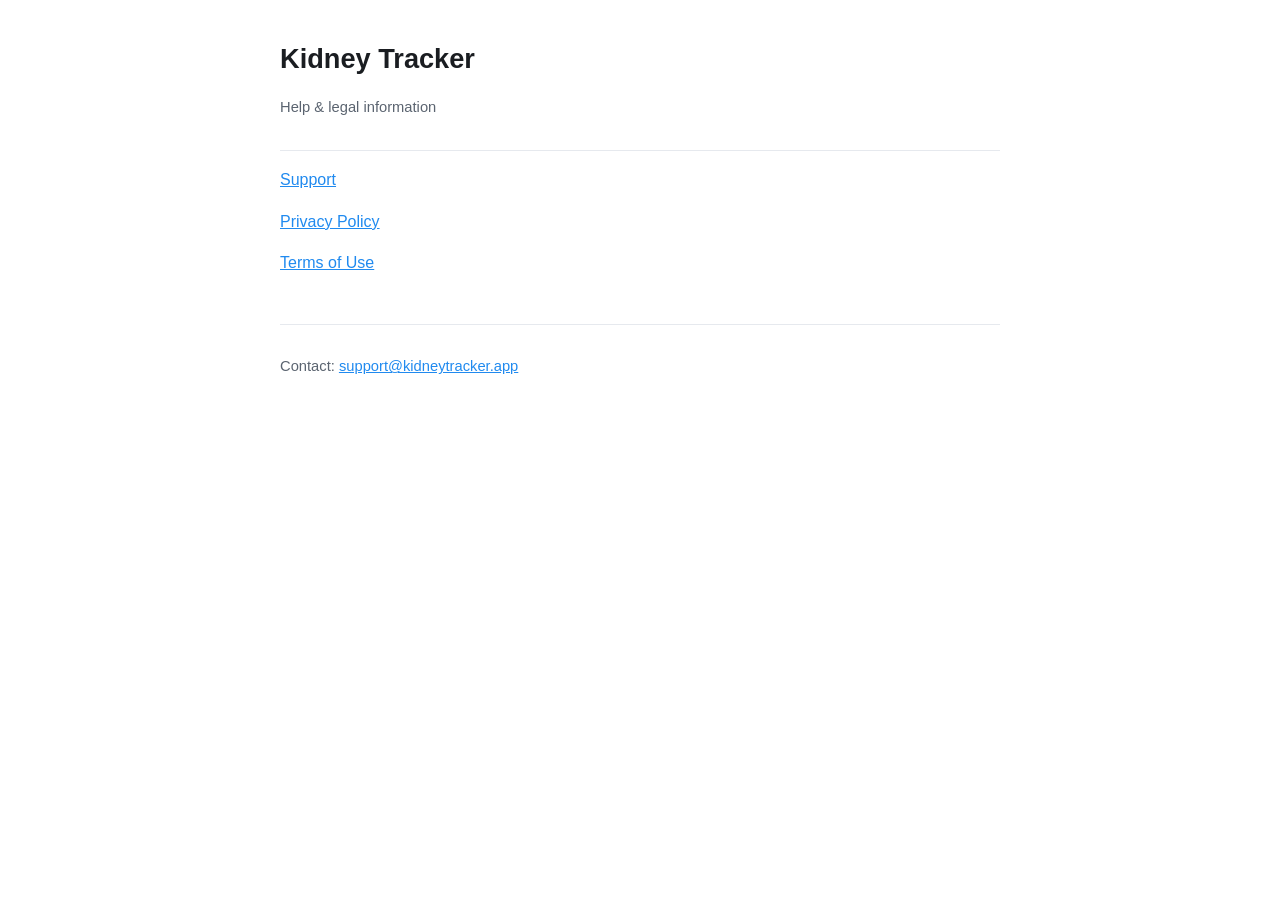
<file: index.html>
<!doctype html>
<html lang="en">
<head>
<meta charset="utf-8">
<meta name="viewport" content="width=device-width, initial-scale=1">
<title>Kidney Tracker</title>
<link rel="stylesheet" href="style.css">
</head>
<body>
<div class="wrap">
<header><h1>Kidney Tracker</h1><p class="muted">Help &amp; legal information</p></header>
<p><a href="support.html">Support</a></p>
<p><a href="privacy.html">Privacy Policy</a></p>
<p><a href="terms.html">Terms of Use</a></p>
<footer class="muted"><p>Contact: <a href="mailto:support@kidneytracker.app">support@kidneytracker.app</a></p></footer>
</div>
</body>
</html>
</file>
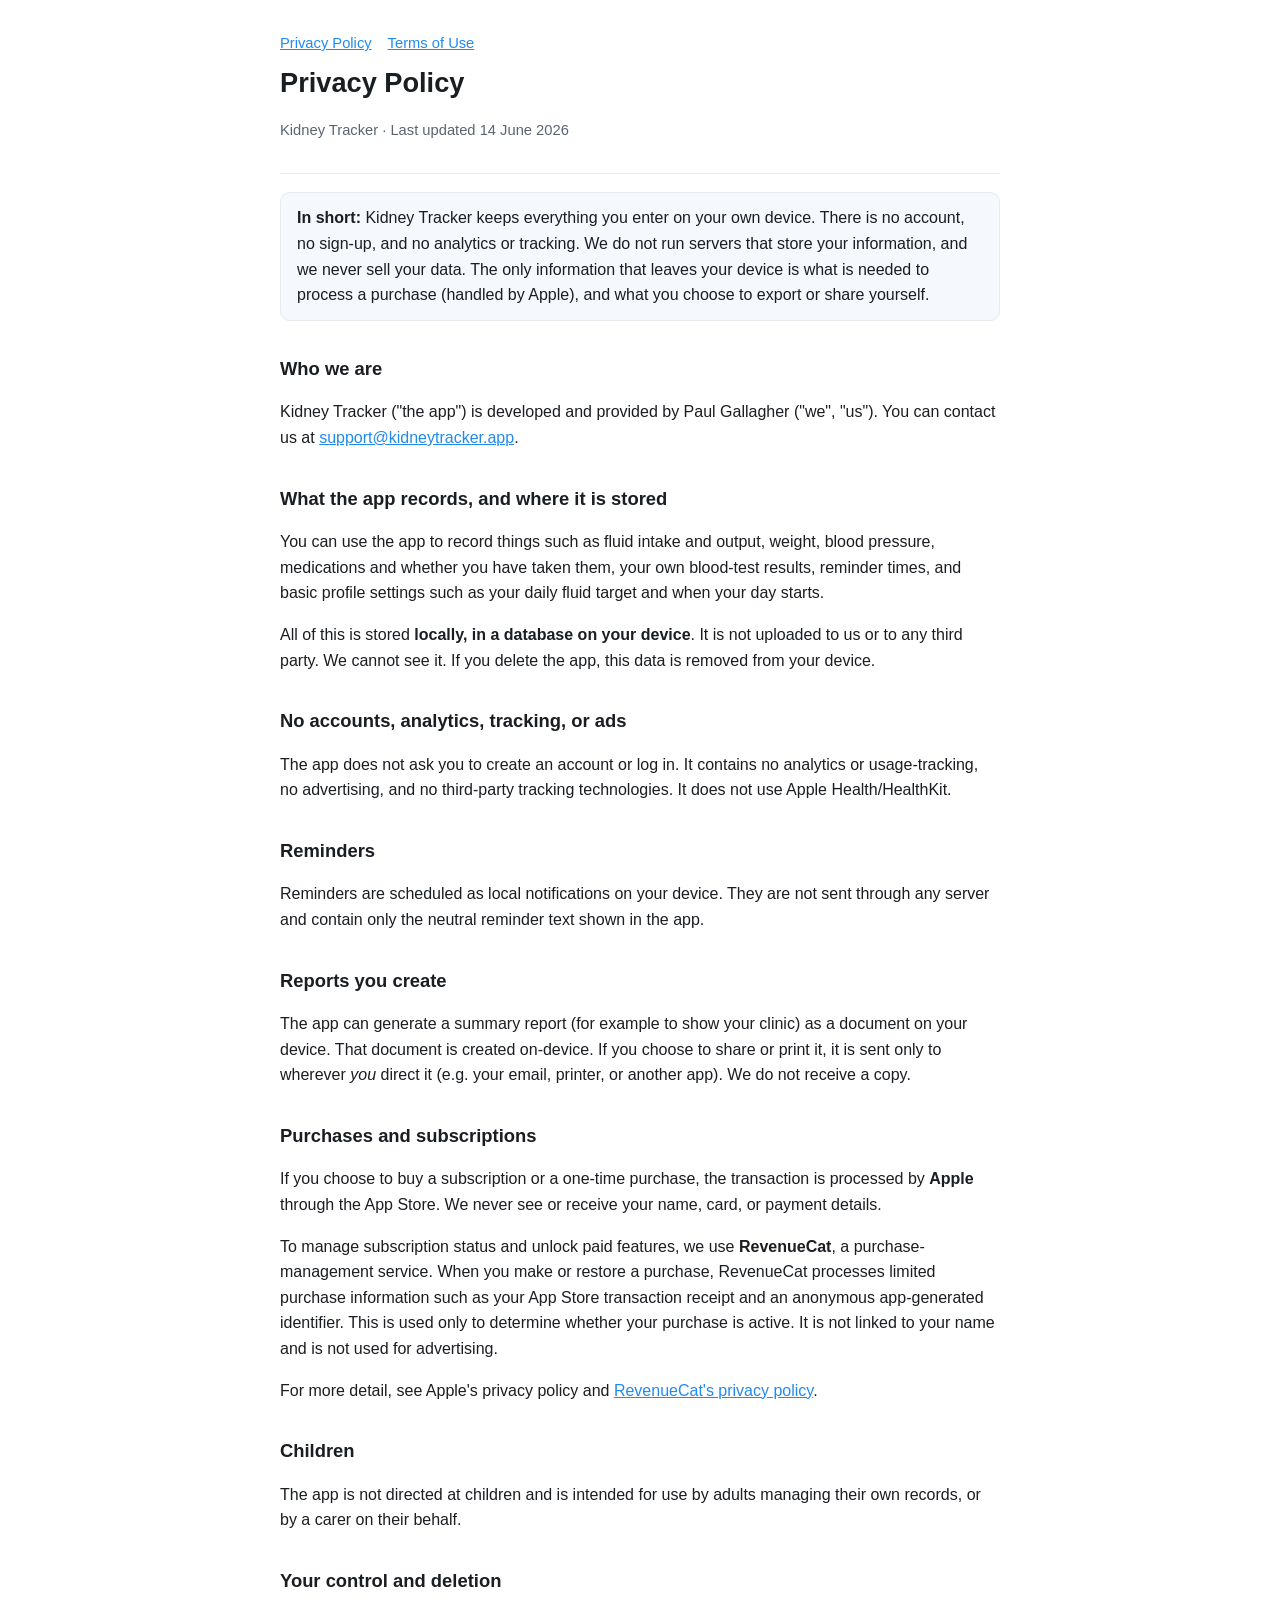
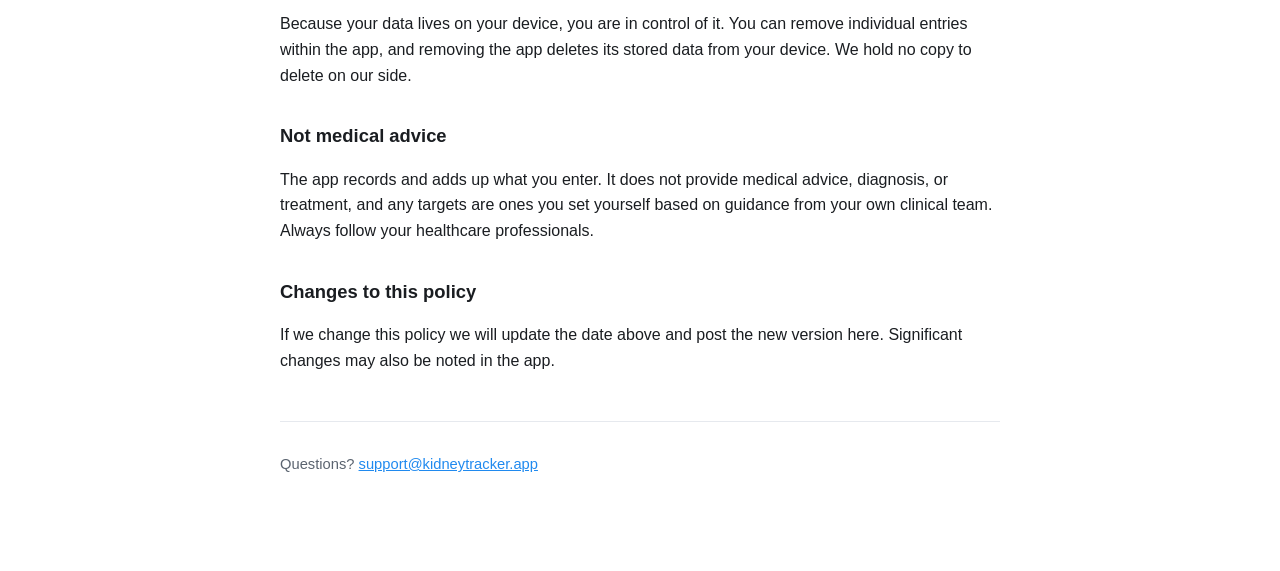
<file: privacy.html>
<!doctype html>
<html lang="en">
<head>
<meta charset="utf-8">
<meta name="viewport" content="width=device-width, initial-scale=1">
<title>Privacy Policy — Kidney Tracker</title>
<link rel="stylesheet" href="style.css">
</head>
<body>
<div class="wrap">
<header>
  <nav class="muted"><a href="privacy.html">Privacy Policy</a><a href="terms.html">Terms of Use</a></nav>
  <h1>Privacy Policy</h1>
  <p class="muted">Kidney Tracker &middot; Last updated 14 June 2026</p>
</header>

<div class="note">
  <strong>In short:</strong> Kidney Tracker keeps everything you enter on your own device. There is no account, no sign-up, and no analytics or tracking. We do not run servers that store your information, and we never sell your data. The only information that leaves your device is what is needed to process a purchase (handled by Apple), and what you choose to export or share yourself.
</div>

<h2>Who we are</h2>
<p>Kidney Tracker ("the app") is developed and provided by Paul Gallagher ("we", "us"). You can contact us at <a href="mailto:support@kidneytracker.app">support@kidneytracker.app</a>.</p>

<h2>What the app records, and where it is stored</h2>
<p>You can use the app to record things such as fluid intake and output, weight, blood pressure, medications and whether you have taken them, your own blood-test results, reminder times, and basic profile settings such as your daily fluid target and when your day starts.</p>
<p>All of this is stored <strong>locally, in a database on your device</strong>. It is not uploaded to us or to any third party. We cannot see it. If you delete the app, this data is removed from your device.</p>

<h2>No accounts, analytics, tracking, or ads</h2>
<p>The app does not ask you to create an account or log in. It contains no analytics or usage-tracking, no advertising, and no third-party tracking technologies. It does not use Apple Health/HealthKit.</p>

<h2>Reminders</h2>
<p>Reminders are scheduled as local notifications on your device. They are not sent through any server and contain only the neutral reminder text shown in the app.</p>

<h2>Reports you create</h2>
<p>The app can generate a summary report (for example to show your clinic) as a document on your device. That document is created on-device. If you choose to share or print it, it is sent only to wherever <em>you</em> direct it (e.g. your email, printer, or another app). We do not receive a copy.</p>

<h2>Purchases and subscriptions</h2>
<p>If you choose to buy a subscription or a one-time purchase, the transaction is processed by <strong>Apple</strong> through the App Store. We never see or receive your name, card, or payment details.</p>
<p>To manage subscription status and unlock paid features, we use <strong>RevenueCat</strong>, a purchase-management service. When you make or restore a purchase, RevenueCat processes limited purchase information such as your App Store transaction receipt and an anonymous app-generated identifier. This is used only to determine whether your purchase is active. It is not linked to your name and is not used for advertising.</p>
<p>For more detail, see Apple's privacy policy and <a href="https://www.revenuecat.com/privacy/" rel="noopener">RevenueCat's privacy policy</a>.</p>

<h2>Children</h2>
<p>The app is not directed at children and is intended for use by adults managing their own records, or by a carer on their behalf.</p>

<h2>Your control and deletion</h2>
<p>Because your data lives on your device, you are in control of it. You can remove individual entries within the app, and removing the app deletes its stored data from your device. We hold no copy to delete on our side.</p>

<h2>Not medical advice</h2>
<p>The app records and adds up what you enter. It does not provide medical advice, diagnosis, or treatment, and any targets are ones you set yourself based on guidance from your own clinical team. Always follow your healthcare professionals.</p>

<h2>Changes to this policy</h2>
<p>If we change this policy we will update the date above and post the new version here. Significant changes may also be noted in the app.</p>

<footer class="muted">
  <p>Questions? <a href="mailto:support@kidneytracker.app">support@kidneytracker.app</a></p>
</footer>
</div>
</body>
</html>
</file>
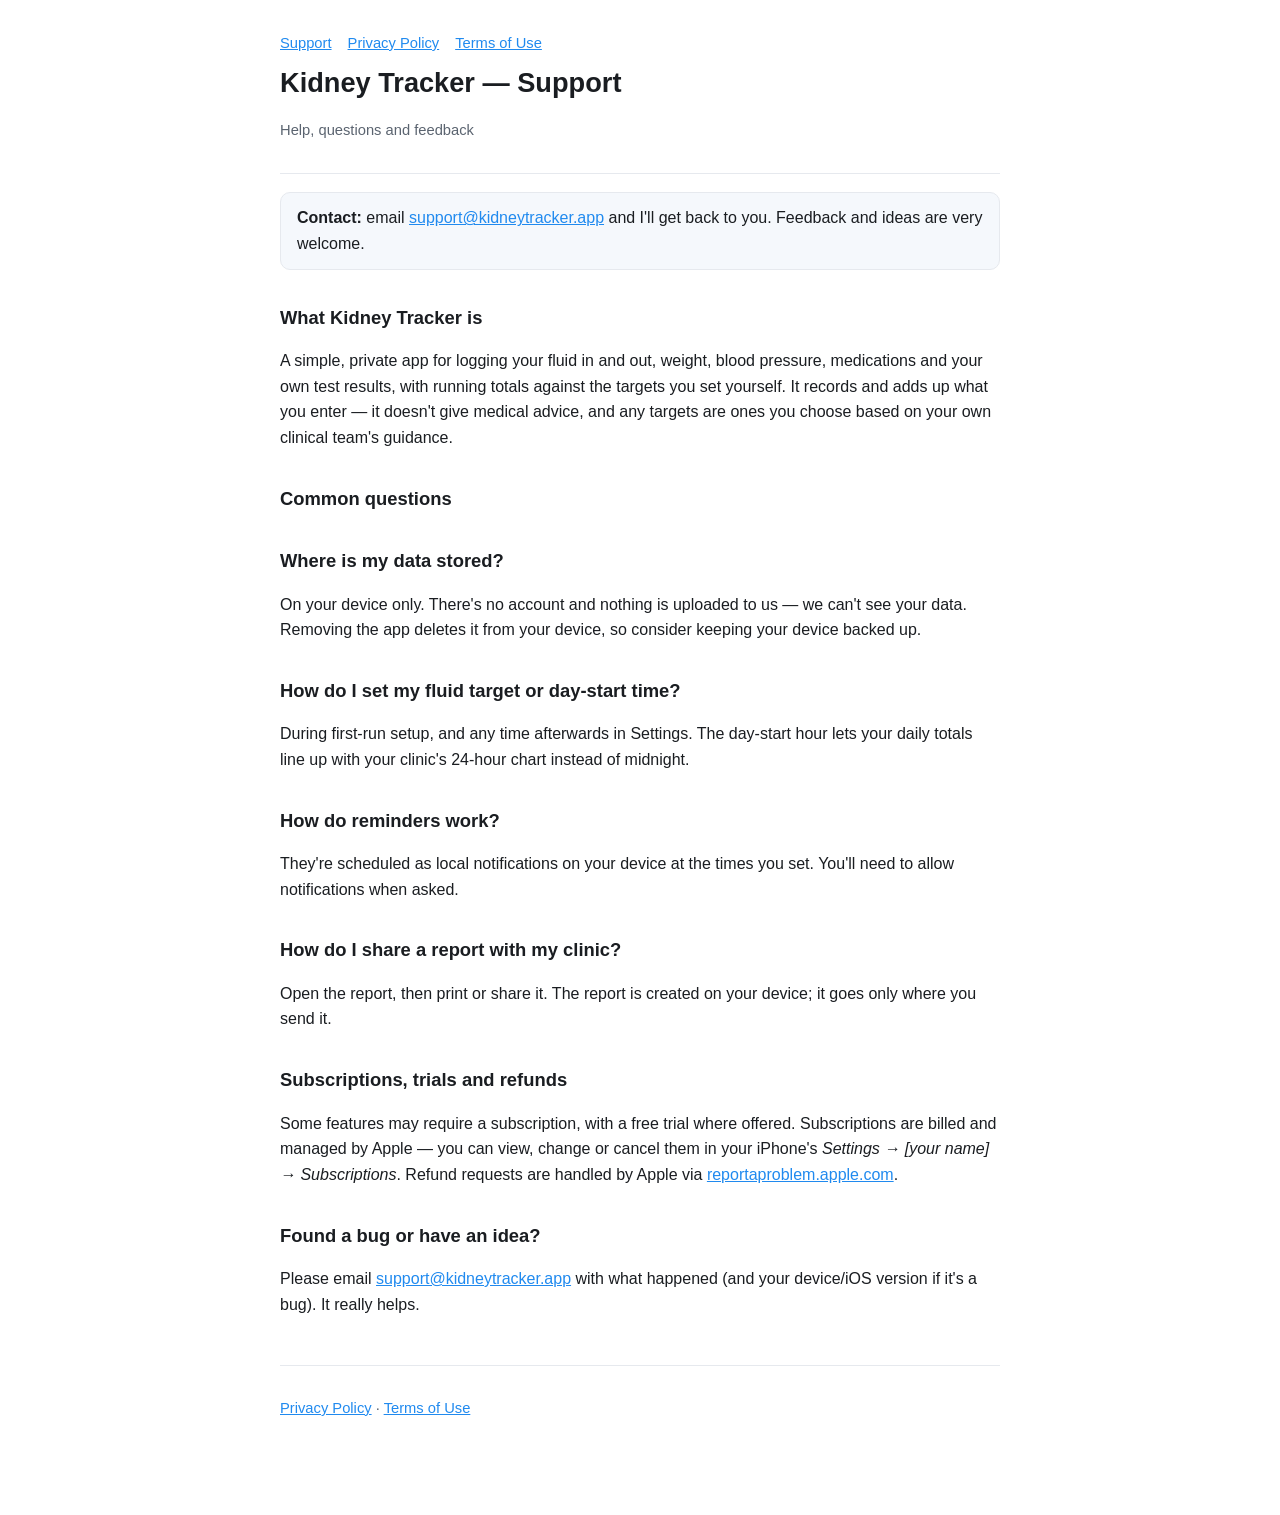
<file: support.html>
<!doctype html>
<html lang="en">
<head>
<meta charset="utf-8">
<meta name="viewport" content="width=device-width, initial-scale=1">
<title>Support — Kidney Tracker</title>
<link rel="stylesheet" href="style.css">
</head>
<body>
<div class="wrap">
<header>
  <nav class="muted"><a href="support.html">Support</a><a href="privacy.html">Privacy Policy</a><a href="terms.html">Terms of Use</a></nav>
  <h1>Kidney Tracker — Support</h1>
  <p class="muted">Help, questions and feedback</p>
</header>

<div class="note">
  <strong>Contact:</strong> email <a href="mailto:support@kidneytracker.app">support@kidneytracker.app</a> and I'll get back to you. Feedback and ideas are very welcome.
</div>

<h2>What Kidney Tracker is</h2>
<p>A simple, private app for logging your fluid in and out, weight, blood pressure, medications and your own test results, with running totals against the targets you set yourself. It records and adds up what you enter — it doesn't give medical advice, and any targets are ones you choose based on your own clinical team's guidance.</p>

<h2>Common questions</h2>

<h2>Where is my data stored?</h2>
<p>On your device only. There's no account and nothing is uploaded to us — we can't see your data. Removing the app deletes it from your device, so consider keeping your device backed up.</p>

<h2>How do I set my fluid target or day-start time?</h2>
<p>During first-run setup, and any time afterwards in Settings. The day-start hour lets your daily totals line up with your clinic's 24-hour chart instead of midnight.</p>

<h2>How do reminders work?</h2>
<p>They're scheduled as local notifications on your device at the times you set. You'll need to allow notifications when asked.</p>

<h2>How do I share a report with my clinic?</h2>
<p>Open the report, then print or share it. The report is created on your device; it goes only where you send it.</p>

<h2>Subscriptions, trials and refunds</h2>
<p>Some features may require a subscription, with a free trial where offered. Subscriptions are billed and managed by Apple — you can view, change or cancel them in your iPhone's <em>Settings &rarr; [your name] &rarr; Subscriptions</em>. Refund requests are handled by Apple via <a href="https://reportaproblem.apple.com/" rel="noopener">reportaproblem.apple.com</a>.</p>

<h2>Found a bug or have an idea?</h2>
<p>Please email <a href="mailto:support@kidneytracker.app">support@kidneytracker.app</a> with what happened (and your device/iOS version if it's a bug). It really helps.</p>

<footer class="muted">
  <p><a href="privacy.html">Privacy Policy</a> &middot; <a href="terms.html">Terms of Use</a></p>
</footer>
</div>
</body>
</html>
</file>
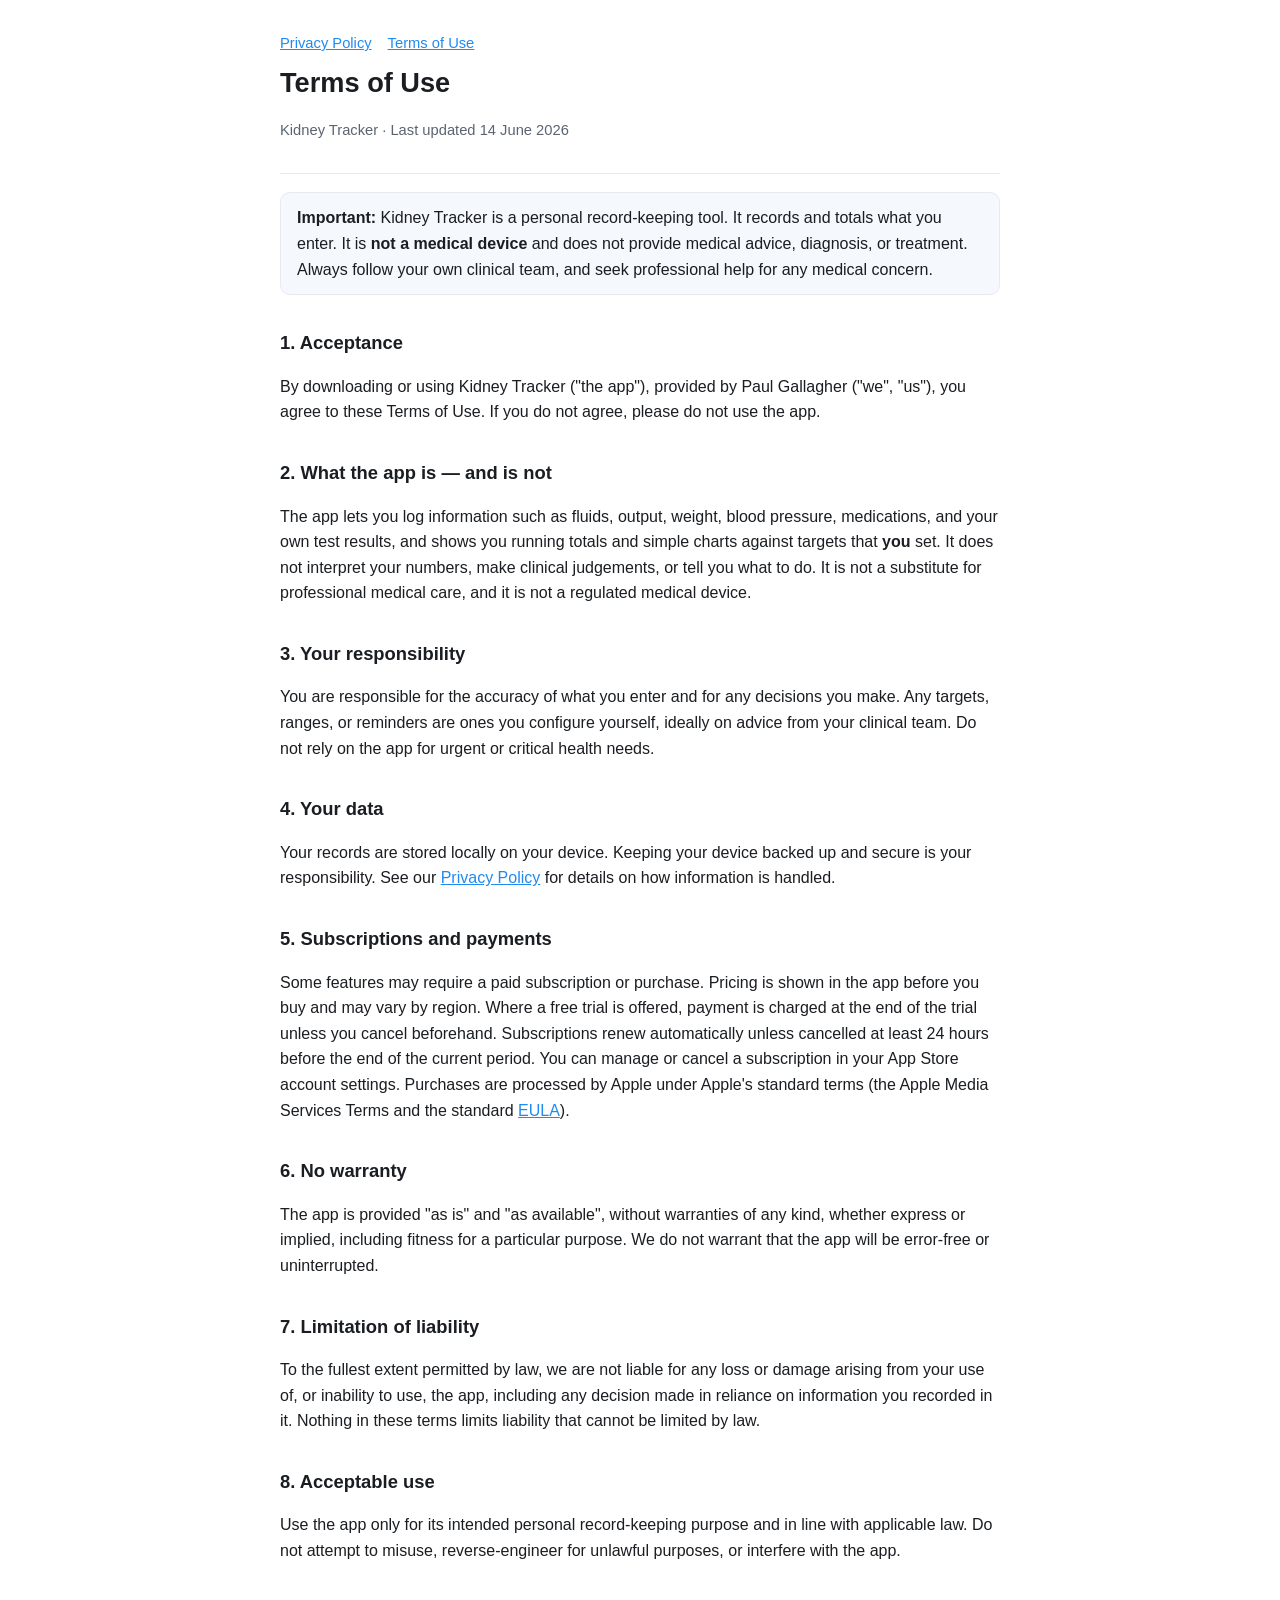
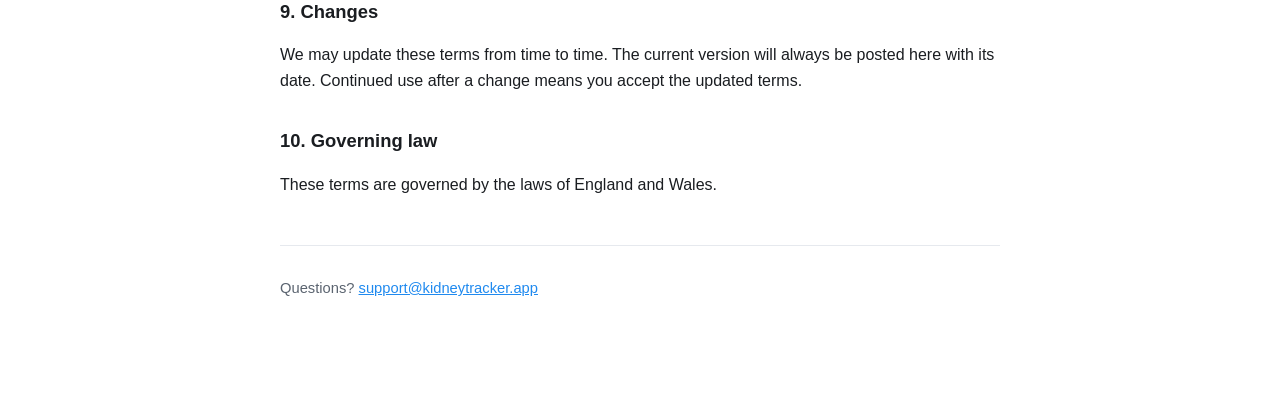
<file: terms.html>
<!doctype html>
<html lang="en">
<head>
<meta charset="utf-8">
<meta name="viewport" content="width=device-width, initial-scale=1">
<title>Terms of Use — Kidney Tracker</title>
<link rel="stylesheet" href="style.css">
</head>
<body>
<div class="wrap">
<header>
  <nav class="muted"><a href="privacy.html">Privacy Policy</a><a href="terms.html">Terms of Use</a></nav>
  <h1>Terms of Use</h1>
  <p class="muted">Kidney Tracker &middot; Last updated 14 June 2026</p>
</header>

<div class="note">
  <strong>Important:</strong> Kidney Tracker is a personal record-keeping tool. It records and totals what you enter. It is <strong>not a medical device</strong> and does not provide medical advice, diagnosis, or treatment. Always follow your own clinical team, and seek professional help for any medical concern.
</div>

<h2>1. Acceptance</h2>
<p>By downloading or using Kidney Tracker ("the app"), provided by Paul Gallagher ("we", "us"), you agree to these Terms of Use. If you do not agree, please do not use the app.</p>

<h2>2. What the app is — and is not</h2>
<p>The app lets you log information such as fluids, output, weight, blood pressure, medications, and your own test results, and shows you running totals and simple charts against targets that <strong>you</strong> set. It does not interpret your numbers, make clinical judgements, or tell you what to do. It is not a substitute for professional medical care, and it is not a regulated medical device.</p>

<h2>3. Your responsibility</h2>
<p>You are responsible for the accuracy of what you enter and for any decisions you make. Any targets, ranges, or reminders are ones you configure yourself, ideally on advice from your clinical team. Do not rely on the app for urgent or critical health needs.</p>

<h2>4. Your data</h2>
<p>Your records are stored locally on your device. Keeping your device backed up and secure is your responsibility. See our <a href="privacy.html">Privacy Policy</a> for details on how information is handled.</p>

<h2>5. Subscriptions and payments</h2>
<p>Some features may require a paid subscription or purchase. Pricing is shown in the app before you buy and may vary by region. Where a free trial is offered, payment is charged at the end of the trial unless you cancel beforehand. Subscriptions renew automatically unless cancelled at least 24 hours before the end of the current period. You can manage or cancel a subscription in your App Store account settings. Purchases are processed by Apple under Apple's standard terms (the Apple Media Services Terms and the standard <a href="https://www.apple.com/legal/internet-services/itunes/dev/stdeula/" rel="noopener">EULA</a>).</p>

<h2>6. No warranty</h2>
<p>The app is provided "as is" and "as available", without warranties of any kind, whether express or implied, including fitness for a particular purpose. We do not warrant that the app will be error-free or uninterrupted.</p>

<h2>7. Limitation of liability</h2>
<p>To the fullest extent permitted by law, we are not liable for any loss or damage arising from your use of, or inability to use, the app, including any decision made in reliance on information you recorded in it. Nothing in these terms limits liability that cannot be limited by law.</p>

<h2>8. Acceptable use</h2>
<p>Use the app only for its intended personal record-keeping purpose and in line with applicable law. Do not attempt to misuse, reverse-engineer for unlawful purposes, or interfere with the app.</p>

<h2>9. Changes</h2>
<p>We may update these terms from time to time. The current version will always be posted here with its date. Continued use after a change means you accept the updated terms.</p>

<h2>10. Governing law</h2>
<p>These terms are governed by the laws of England and Wales.</p>

<footer class="muted">
  <p>Questions? <a href="mailto:support@kidneytracker.app">support@kidneytracker.app</a></p>
</footer>
</div>
</body>
</html>
</file>
<file: style.css>
:root { --accent:#208AEF; --ink:#1a1d21; --mute:#5b6470; --line:#e6e9ee; }
* { box-sizing:border-box; }
body { margin:0; font:16px/1.6 -apple-system,BlinkMacSystemFont,"Segoe UI",Roboto,Helvetica,Arial,sans-serif; color:var(--ink); background:#fff; }
.wrap { max-width:760px; margin:0 auto; padding:32px 20px 80px; }
header { border-bottom:1px solid var(--line); padding-bottom:16px; margin-bottom:8px; }
h1 { font-size:1.7rem; margin:.2em 0; }
h2 { font-size:1.15rem; margin:1.8em 0 .4em; }
a { color:var(--accent); }
.muted { color:var(--mute); font-size:.92rem; }
.note { background:#f5f8fc; border:1px solid var(--line); border-radius:10px; padding:12px 16px; margin:18px 0; }
nav a { margin-right:16px; }
footer { margin-top:48px; border-top:1px solid var(--line); padding-top:16px; }
</file>
